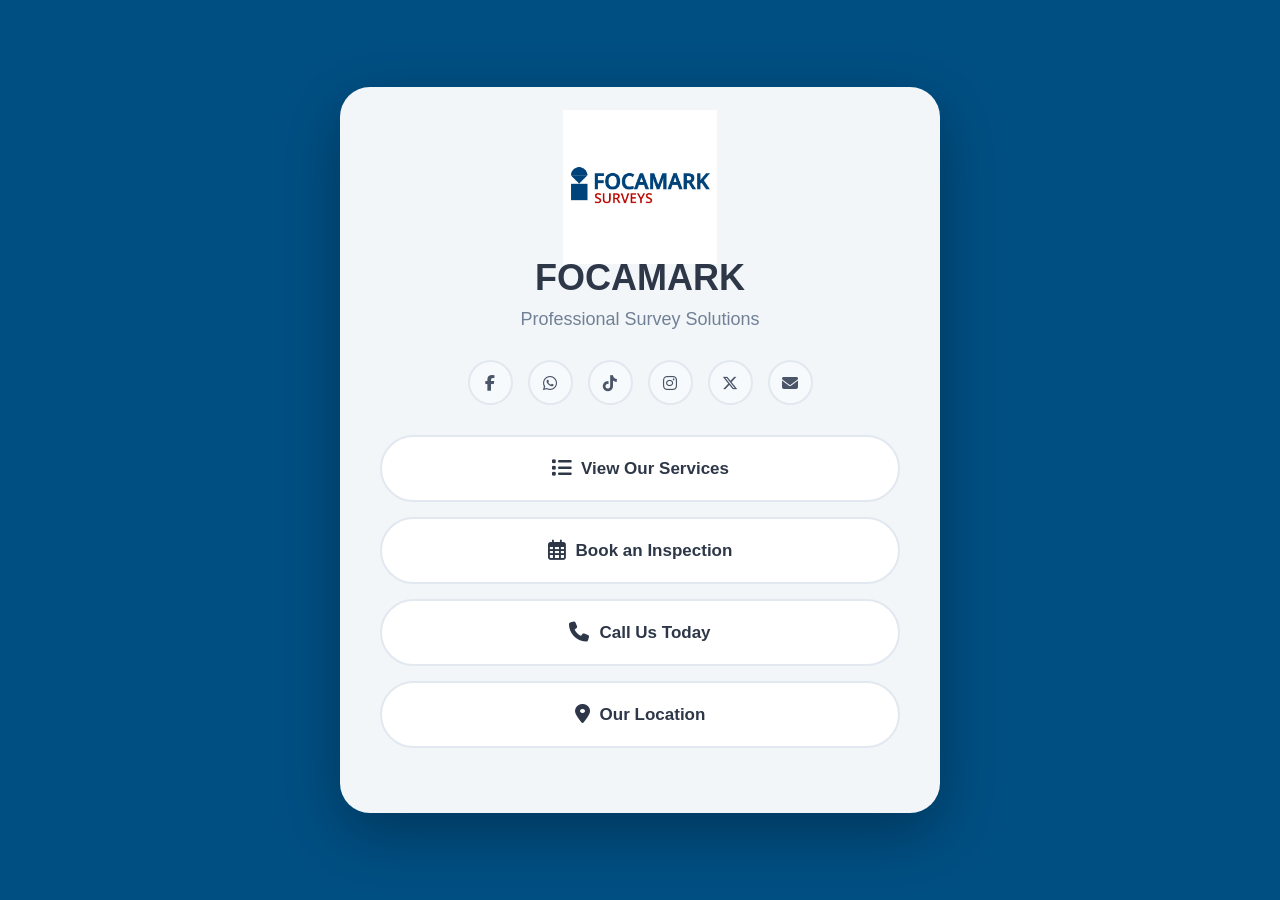
<file: index.html>
<!DOCTYPE html>
<html lang="en">
<head>
    <meta charset="UTF-8">
    <meta name="viewport" content="width=device-width, initial-scale=1.0">
    <title>FOCAMARK_Tech </title>
    <link rel="stylesheet" href="index.css">
     <link rel="stylesheet" href="https://cdnjs.cloudflare.com/ajax/libs/font-awesome/6.5.0/css/all.min.css">
    <style>
       
    </style>
</head>
<body>
    <div class="container">
        <div class="header">
            <div class="logo"><img src="FOCAMARKLOGO.png" alt="" style="width: 12vw;"></div>
            <h1 class="company-name">FOCAMARK</h1>
            <p class="tagline">Professional Survey Solutions</p>
        </div>

        <div class="social-links">
            <a href="https://www.facebook.com/share/1C8otZje4N/" class="social-icon" title="facebook">
               <i class="fa-brands fa-facebook-f"></i>
                
            </a>
            <a href="https://wa.me/8141544655" class="social-icon" title="whatsapp">
                <i class="fa-brands fa-whatsapp"></i>
            </a>
            
            <a href="https://www.tiktok.com/@manlikekenzay?_r=1&_t=ZS-92gPQcwgYf2" class="social-icon" title="tiktok">
                <i class="fa-brands fa-tiktok"></i>  
                
            </a>
            <a href="https://www.instagram.com/manlikekenzay?igsh=eml6ZjlmcWhsNm55" class="social-icon" title="instagram">
                <i class="fa-brands fa-instagram"></i> 
                
            </a>
            <a href="https://x.com/FocamarkSurveys" class="social-icon" title="twitter">
                <!-- <i class="fa-brands fa-instagram"></i> -->
                <i class="fa-brands fa-x-twitter"></i></a>  
            </a>
            <a href="mailto:focamarksurveys@gmail.com" class="social-icon" title="Email">
                <i class="fa-solid fa-envelope"></i>
               
            </a>
        </div>

        <a href="services.html" class="action-button">
            <span class="icon"><i class="fa-solid fa-list"></i></span>
            View Our Services
        </a>

        <a href="https://forms.gle/2iVZkszysNTGdPqA7" class="action-button">
            <span class="icon"><i class="fa-regular fa-calendar-days"></i></span>
            Book an Inspection
        </a>

        <a href="tel:+2348141544655" class="action-button">
            <span class="icon"><i class="fa-solid fa-phone"></i></span>
            Call Us Today
        </a>

        <a href="https://www.google.com/maps?q=Near 13 RD 401+Eti-Osa+Lekki 106104+Lagos" class="action-button">
            <span class="icon"><i class="fa-solid fa-location-dot"></i></span>
            Our Location
        </a>
    </div>
</body>
</html>
</file>
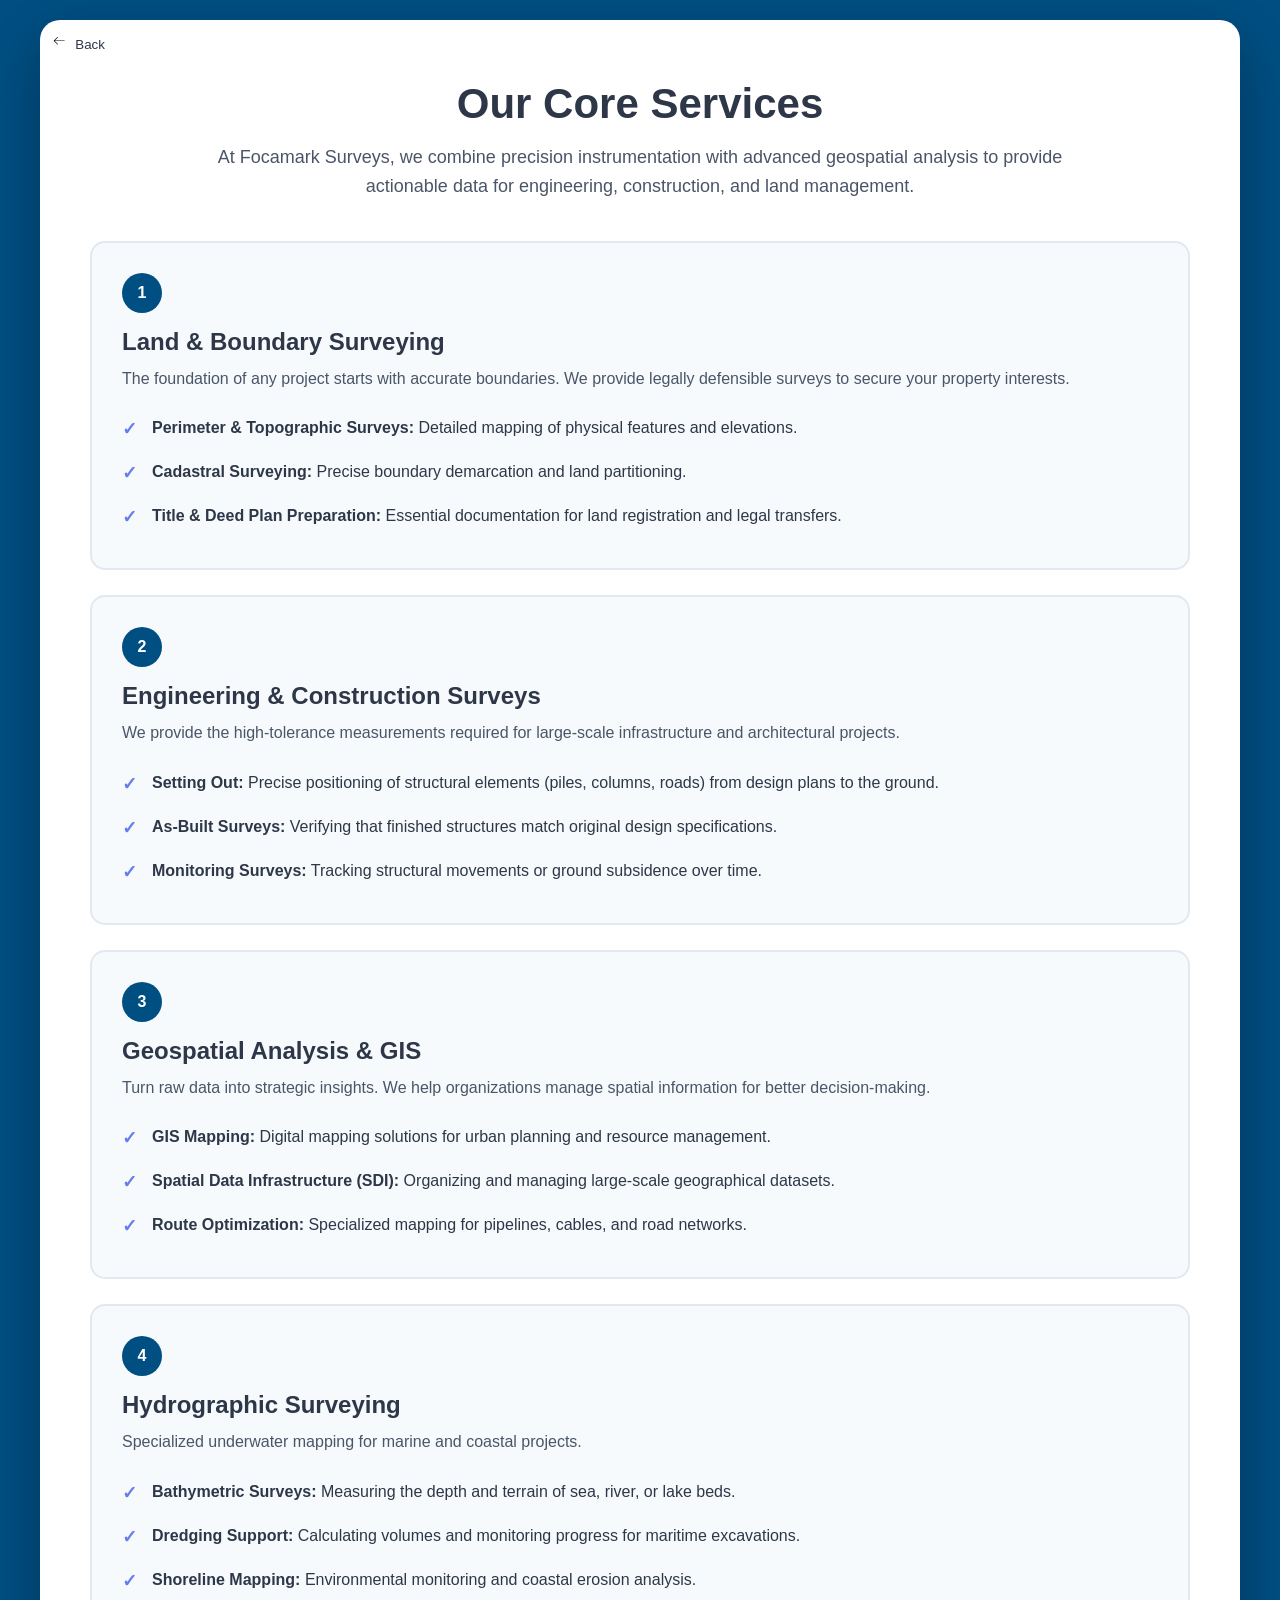
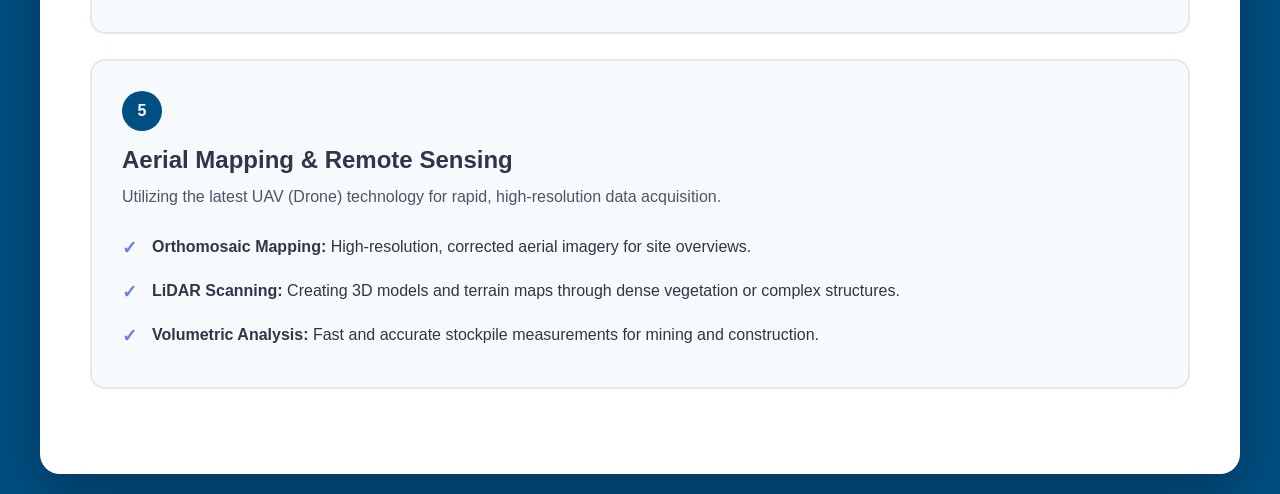
<file: services.html>
<!DOCTYPE html>
<html lang="en">
<head>
    <meta charset="UTF-8">
    <meta name="viewport" content="width=device-width, initial-scale=1.0">
    <title>Focamark Surveys - Our Services</title>
    <link rel="stylesheet" href="services.css">
    <style>
       
    </style>
</head>
<body>

    <!-- <div class="services-page" id="servicesPage">
        <a href="#" class="back-button" id="backBtn">
            ← Back to Home
        </a> -->
 <a href="Home.html"><button id="button1" class="button" style="margin-top: 1%;position: absolute; margin-left: 2%;background-color: white;color: #2d3748;border: white;cursor: pointer;">
  <svg height="16" width="16" xmlns="http://www.w3.org/2000/svg" version="1.1" viewBox="0 0 1024 1024"><path d="M874.690416 495.52477c0 11.2973-9.168824 20.466124-20.466124 20.466124l-604.773963 0 188.083679 188.083679c7.992021 7.992021 7.992021 20.947078 0 28.939099-4.001127 3.990894-9.240455 5.996574-14.46955 5.996574-5.239328 0-10.478655-1.995447-14.479783-5.996574l-223.00912-223.00912c-3.837398-3.837398-5.996574-9.046027-5.996574-14.46955 0-5.433756 2.159176-10.632151 5.996574-14.46955l223.019353-223.029586c7.992021-7.992021 20.957311-7.992021 28.949332 0 7.992021 8.002254 7.992021 20.957311 0 28.949332l-188.073446 188.073446 604.753497 0C865.521592 475.058646 874.690416 484.217237 874.690416 495.52477z"></path></svg>
  <span>Back</span>
</button>
</a>

    <div class="services-page">
        <div class="services-header">
            <h1>Our Core Services</h1>
            <p class="services-intro">
                At Focamark Surveys, we combine precision instrumentation with advanced geospatial analysis to provide actionable data for engineering, construction, and land management.
            </p>
        </div>

        <div class="service-card">
            <div class="service-number">1</div>
            <h2>Land & Boundary Surveying</h2>
            <p class="service-description">
                The foundation of any project starts with accurate boundaries. We provide legally defensible surveys to secure your property interests.
            </p>
            <ul class="service-list">
                <li><strong>Perimeter & Topographic Surveys:</strong> Detailed mapping of physical features and elevations.</li>
                <li><strong>Cadastral Surveying:</strong> Precise boundary demarcation and land partitioning.</li>
                <li><strong>Title & Deed Plan Preparation:</strong> Essential documentation for land registration and legal transfers.</li>
            </ul>
        </div>

        <div class="service-card">
            <div class="service-number">2</div>
            <h2>Engineering & Construction Surveys</h2>
            <p class="service-description">
                We provide the high-tolerance measurements required for large-scale infrastructure and architectural projects.
            </p>
            <ul class="service-list">
                <li><strong>Setting Out:</strong> Precise positioning of structural elements (piles, columns, roads) from design plans to the ground.</li>
                <li><strong>As-Built Surveys:</strong> Verifying that finished structures match original design specifications.</li>
                <li><strong>Monitoring Surveys:</strong> Tracking structural movements or ground subsidence over time.</li>
            </ul>
        </div>

        <div class="service-card">
            <div class="service-number">3</div>
            <h2>Geospatial Analysis & GIS</h2>
            <p class="service-description">
                Turn raw data into strategic insights. We help organizations manage spatial information for better decision-making.
            </p>
            <ul class="service-list">
                <li><strong>GIS Mapping:</strong> Digital mapping solutions for urban planning and resource management.</li>
                <li><strong>Spatial Data Infrastructure (SDI):</strong> Organizing and managing large-scale geographical datasets.</li>
                <li><strong>Route Optimization:</strong> Specialized mapping for pipelines, cables, and road networks.</li>
            </ul>
        </div>

        <div class="service-card">
            <div class="service-number">4</div>
            <h2>Hydrographic Surveying</h2>
            <p class="service-description">
                Specialized underwater mapping for marine and coastal projects.
            </p>
            <ul class="service-list">
                <li><strong>Bathymetric Surveys:</strong> Measuring the depth and terrain of sea, river, or lake beds.</li>
                <li><strong>Dredging Support:</strong> Calculating volumes and monitoring progress for maritime excavations.</li>
                <li><strong>Shoreline Mapping:</strong> Environmental monitoring and coastal erosion analysis.</li>
            </ul>
        </div>

        <div class="service-card">
            <div class="service-number">5</div>
            <h2>Aerial Mapping & Remote Sensing</h2>
            <p class="service-description">
                Utilizing the latest UAV (Drone) technology for rapid, high-resolution data acquisition.
            </p>
            <ul class="service-list">
                <li><strong>Orthomosaic Mapping:</strong> High-resolution, corrected aerial imagery for site overviews.</li>
                <li><strong>LiDAR Scanning:</strong> Creating 3D models and terrain maps through dense vegetation or complex structures.</li>
                <li><strong>Volumetric Analysis:</strong> Fast and accurate stockpile measurements for mining and construction.</li>
            </ul>
        </div>
    </div>
</body>
</html>
</file>
<file: index.css>
* {
            margin: 0;
            padding: 0;
            box-sizing: border-box;
        }

        body {
            font-family: 'Segoe UI', Tahoma, Geneva, Verdana, sans-serif;
            min-height: 100vh;
            /* background: linear-gradient(135deg, #667eea 0%, #764ba2 100%); */
            background-color: #004f83;
            display: flex;
            justify-content: center;
            align-items: center;
            padding: 20px;
        }

        .container {
            max-width: 500px;
            width: 100%;
            background: rgba(255, 255, 255, 0.95);
            border-radius: 30px;
            padding: 40px 30px;
            box-shadow: 0 20px 60px rgba(0, 0, 0, 0.3);
            animation: fadeIn 0.6s ease-out;
        }

        @keyframes fadeIn {
            from {
                opacity: 0;
                transform: translateY(20px);
            }
            to {
                opacity: 1;
                transform: translateY(0);
            }
        }

        .header {
            text-align: center;
            margin-bottom: 30px;
        }

        .logo {
            width: 100px;
            height: 100px;
            /* background: linear-gradient(135deg, #667eea 0%, #764ba2 100%); */
            border-radius: 50%;
            margin: 0 auto 20px;
            display: flex;
            align-items: center;
            justify-content: center;
            font-size: 40px;
            color: white;
            font-weight: bold;
            /* box-shadow: 0 10px 25px rgba(102, 126, 234, 0.4); */
        }

        .company-name {
            font-size: 32px;
            font-weight: bold;
            color: #2d3748;
            margin-bottom: 10px;
        }

        .tagline {
            font-size: 16px;
            color: #718096;
            margin-bottom: 20px;
        }

        .social-links {
            display: flex;
            justify-content: center;
            gap: 15px;
            margin-bottom: 30px;
        }

        .social-icon {
            width: 45px;
            height: 45px;
            background: #f7fafc;
            border-radius: 50%;
            display: flex;
            align-items: center;
            justify-content: center;
            text-decoration: none;
            color: #4a5568;
            transition: all 0.3s ease;
            border: 2px solid #e2e8f0;
        }

        .social-icon:hover {
            /* background: linear-gradient(135deg, #667eea 0%, #764ba2 100%); */
            background: #004f83;
            color: white;
            transform: translateY(-3px);
            border-color: transparent;
        }

        .action-button {
            width: 100%;
            padding: 18px;
            margin-bottom: 15px;
            background: white;
            border: 2px solid #e2e8f0;
            border-radius: 50px;
            font-size: 16px;
            font-weight: 600;
            color: #2d3748;
            cursor: pointer;
            transition: all 0.3s ease;
            display: flex;
            align-items: center;
            justify-content: center;
            gap: 10px;
            text-decoration: none;
        }

        .action-button:hover {
            /* background: linear-gradient(135deg, #667eea 0%, #764ba2 100%); */
            background: #004f83;
            color: white;
            border-color: transparent;
            transform: translateY(-2px);
            box-shadow: 0 10px 25px rgba(102, 126, 234, 0.3);
        }

        .icon {
            font-size: 20px;
        }

        @media (min-width: 768px) {
            .container {
                max-width: 600px;
                padding: 50px 40px;
            }

            .company-name {
                font-size: 36px;
            }

            .tagline {
                font-size: 18px;
            }

            .action-button {
                padding: 20px;
                font-size: 17px;
            }
        }

        @media (max-width: 480px) {
            .container {
                padding: 30px 20px;
            }

            .company-name {
                font-size: 26px;
            }

            .tagline {
                font-size: 14px;
            }
           .container.img{
                width: 7vw;
            }


        }
</file>
<file: services.css>
* {
            margin: 0;
            padding: 0;
            box-sizing: border-box;
        }

        body {
            font-family: 'Segoe UI', Tahoma, Geneva, Verdana, sans-serif;
            min-height: 100vh;
            /* background: linear-gradient(135deg, #667eea 0%, #764ba2 100%); */
            background: #004f83;
            padding: 20px;
        }

        .services-page {
            max-width: 1200px;
            width: 100%;
            background: white;
            border-radius: 20px;
            padding: 40px 30px;
            box-shadow: 0 20px 60px rgba(0, 0, 0, 0.3);
            margin: 0 auto;
        }

        .services-header {
            text-align: center;
            margin-bottom: 40px;
        }

        .services-header h1 {
            font-size: 36px;
            color: #2d3748;
            margin-bottom: 15px;
        }

        .services-intro {
            font-size: 18px;
            color: #4a5568;
            line-height: 1.6;
            max-width: 900px;
            margin: 0 auto;
        }

        .service-card {
            background: #f7fafc;
            border-radius: 15px;
            padding: 30px;
            margin-bottom: 25px;
            border: 2px solid #e2e8f0;
            transition: all 0.3s ease;
        }

        .service-card:hover {
            border-color: #004f83;
            /* background: #004f83; */
            box-shadow: 0 10px 30px rgba(102, 126, 234, 0.2);
            transform: translateY(-3px);
        }

        .service-number {
            display: inline-block;
            width: 40px;
            height: 40px;
            background: #004f83;
            color: white;
            border-radius: 50%;
            text-align: center;
            line-height: 40px;
            font-weight: bold;
            margin-bottom: 15px;
        }

        .service-card h2 {
            font-size: 24px;
            color: #2d3748;
            margin-bottom: 10px;
        }

        .service-description {
            color: #4a5568;
            line-height: 1.6;
            margin-bottom: 15px;
        }

        .service-list {
            list-style: none;
            padding-left: 0;
        }

        .service-list li {
            padding: 10px 0;
            padding-left: 30px;
            position: relative;
            color: #2d3748;
            line-height: 1.5;
        }

        .service-list li:before {
            content: "✓";
            position: absolute;
            left: 0;
            color: #667eea;
            font-weight: bold;
            font-size: 18px;
        }

        .service-list strong {
            color: #2d3748;
            font-weight: 600;
        }

        @media (min-width: 768px) {
            .services-page {
                padding: 60px 50px;
            }

            .services-header h1 {
                font-size: 42px;
            }
        }

        @media (max-width: 480px) {
            .services-page {
                padding: 30px 20px;
            }

            .services-header h1 {
                font-size: 28px;
            }

            .services-intro {
                font-size: 16px;
            }

            .service-card {
                padding: 20px;
            }

            .service-card h2 {
                font-size: 20px;
            }
        }

        /* .back-button {
            display: inline-flex;
            align-items: center;
            gap: 8px;
            padding: 12px 24px;
            background: #f7fafc;
            border: 2px solid #e2e8f0;
            border-radius: 50px;
            color: #2d3748;
            font-weight: 600;
            cursor: pointer;
            transition: all 0.3s ease;
            margin-bottom: 30px;
            text-decoration: none;
        }

        .back-button:hover {
            background: linear-gradient(135deg, #667eea 0%, #764ba2 100%);
            color: white;
            border-color: transparent;

        } */


        #button1 > svg {
 margin-right: 5px;
 margin-left: 5px;
 font-size: 20px;
 transition: all 0.4s ease-in;
 background-color: white;
 color: #2d3748;
}

#button1:hover > svg {
 font-size: 1.2em;
 transform: translateX(-5px);
 background-color: white;
 color: #2d3748;
}

#button1:hover {
 box-shadow: 9px 9px 33px #000, -9px -9px 33px #ffffff;
 transform: translateY(-2px);
}
</file>
